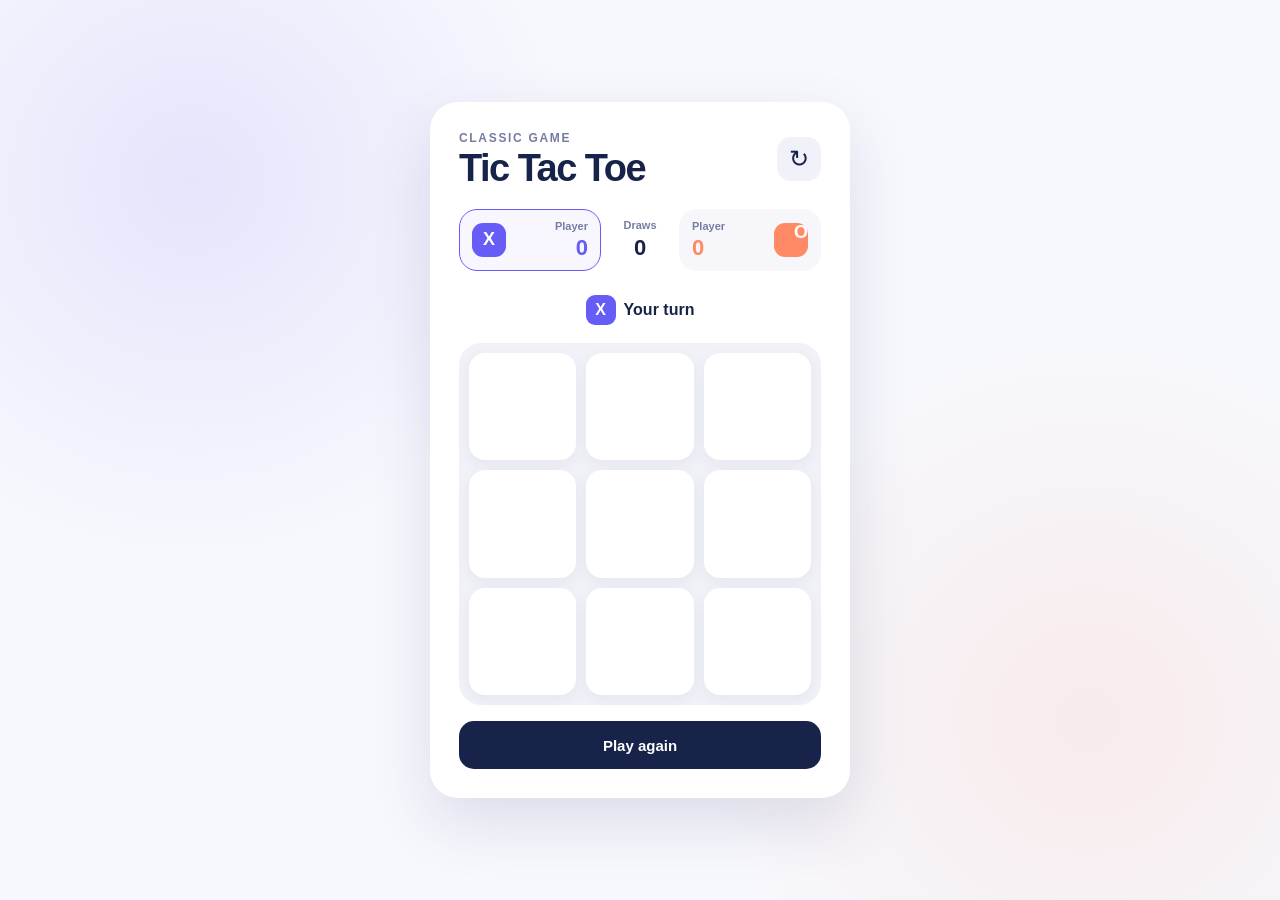
<file: index.html>
<!DOCTYPE html>
<html lang="en">
<head>
  <meta charset="UTF-8">
  <meta name="viewport" content="width=device-width, initial-scale=1.0">
  <title>Tic Tac Toe</title>
  <link rel="stylesheet" href="tictac.css">
</head>
<body>
  <main class="game">
    <header class="game-header">
      <div>
        <p class="eyebrow">Classic game</p>
        <h1>Tic Tac Toe</h1>
      </div>
      <button class="icon-button" id="newMatchBtn" type="button" aria-label="Start a new match" title="New match">
        <span aria-hidden="true">&#8635;</span>
      </button>
    </header>

    <section class="scoreboard" aria-label="Scoreboard">
      <div class="score score-x active" id="playerXScore">
        <span class="score-mark">X</span>
        <span>
          <small>Player</small>
          <strong id="scoreX">0</strong>
        </span>
      </div>
      <div class="draws">
        <small>Draws</small>
        <strong id="scoreDraw">0</strong>
      </div>
      <div class="score score-o" id="playerOScore">
        <span>
          <small>Player</small>
          <strong id="scoreO">0</strong>
        </span>
        <span class="score-mark">O</span>
      </div>
    </section>

    <div id="status" class="status" role="status" aria-live="polite">
      <span class="turn-mark">X</span>
      <span>Your turn</span>
    </div>

    <div class="board" id="board" role="grid" aria-label="Tic tac toe board"></div>

    <button id="resetBtn" class="reset-button" type="button">Play again</button>
  </main>
  <script src="tictac.js"></script>
</body>
</html>
</file>
<file: tictac.css>
:root {
  --ink: #18234a;
  --muted: #747da1;
  --paper: #ffffff;
  --x: #665cf6;
  --o: #ff8a65;
  --line: #edf0f7;
  --shadow: 0 24px 60px rgba(78, 83, 133, 0.16);
}

* {
  box-sizing: border-box;
}

body {
  min-height: 100vh;
  margin: 0;
  display: grid;
  place-items: center;
  padding: 24px;
  font-family: Inter, ui-rounded, "Segoe UI", Arial, sans-serif;
  color: var(--ink);
  background:
    radial-gradient(circle at 15% 20%, rgba(102, 92, 246, 0.12), transparent 24rem),
    radial-gradient(circle at 85% 80%, rgba(255, 138, 101, 0.12), transparent 24rem),
    #f7f8fd;
}

.game {
  width: min(420px, 100%);
  padding: 28px;
  border: 1px solid rgba(255, 255, 255, 0.8);
  border-radius: 28px;
  background: rgba(255, 255, 255, 0.94);
  box-shadow: var(--shadow);
  backdrop-filter: blur(12px);
}

.game-header {
  display: flex;
  align-items: center;
  justify-content: space-between;
  margin-bottom: 22px;
}

.eyebrow {
  margin: 0 0 4px;
  color: var(--muted);
  font-size: 12px;
  font-weight: 800;
  letter-spacing: 0.14em;
  text-transform: uppercase;
}

h1 {
  margin: 0;
  font-size: clamp(28px, 8vw, 38px);
  line-height: 1;
  letter-spacing: -0.04em;
}

.icon-button {
  width: 44px;
  height: 44px;
  border: 0;
  border-radius: 14px;
  color: var(--ink);
  background: #f1f2f9;
  font-size: 24px;
  cursor: pointer;
  transition: transform 0.18s, background 0.18s;
}

.icon-button:hover {
  background: #e8e9f5;
  transform: rotate(-15deg);
}

.scoreboard {
  display: grid;
  grid-template-columns: 1fr auto 1fr;
  align-items: center;
  gap: 10px;
  margin-bottom: 18px;
}

.score,
.draws {
  display: flex;
  align-items: center;
  min-height: 62px;
  border: 1px solid transparent;
  border-radius: 18px;
  transition: 0.2s;
}

.score {
  justify-content: space-between;
  padding: 8px 12px;
  background: #f7f7fb;
}

.score.active {
  border-color: currentColor;
  background: #f8f7ff;
}

.score-o.active {
  background: #fff7f4;
}

.score span:last-child,
.score-o span:first-child {
  display: flex;
  flex-direction: column;
  align-items: flex-end;
  line-height: 1.1;
}

.score-o span:first-child {
  align-items: flex-start;
}

.score small,
.draws small {
  color: var(--muted);
  font-size: 11px;
  font-weight: 700;
}

.score strong,
.draws strong {
  margin-top: 4px;
  font-size: 22px;
}

.score-mark {
  display: grid;
  width: 34px;
  height: 34px;
  place-items: center;
  border-radius: 11px;
  color: white;
  font-size: 18px;
  font-weight: 900;
}

.score-x {
  color: var(--x);
}

.score-x .score-mark {
  background: var(--x);
}

.score-o {
  color: var(--o);
}

.score-o .score-mark {
  background: var(--o);
}

.draws {
  width: 58px;
  flex-direction: column;
  justify-content: center;
  color: var(--ink);
}

.status {
  min-height: 42px;
  display: flex;
  align-items: center;
  justify-content: center;
  gap: 8px;
  margin-bottom: 12px;
  font-weight: 800;
}

.turn-mark {
  display: grid;
  width: 30px;
  height: 30px;
  place-items: center;
  border-radius: 9px;
  color: white;
  background: var(--x);
}

.turn-mark.o {
  background: var(--o);
}

.board {
  display: grid;
  grid-template-columns: repeat(3, 1fr);
  gap: 10px;
  aspect-ratio: 1;
  padding: 10px;
  border-radius: 22px;
  background: #f1f2f8;
}

.cell {
  aspect-ratio: 1;
  border: 0;
  border-radius: 16px;
  color: var(--x);
  background: white;
  box-shadow: 0 5px 14px rgba(91, 96, 137, 0.08);
  font: 900 clamp(42px, 13vw, 66px)/1 ui-rounded, "Segoe UI", Arial, sans-serif;
  cursor: pointer;
  transition: transform 0.16s, box-shadow 0.16s, background 0.16s;
}

.cell:not(.filled):hover {
  transform: translateY(-3px);
  box-shadow: 0 10px 18px rgba(91, 96, 137, 0.13);
}

.cell.o {
  color: var(--o);
}

.cell.filled {
  cursor: default;
  animation: pop 0.22s ease-out;
}

.cell.winner {
  color: white;
  background: var(--x);
  box-shadow: 0 8px 18px rgba(102, 92, 246, 0.28);
}

.cell.winner.o {
  background: var(--o);
  box-shadow: 0 8px 18px rgba(255, 138, 101, 0.28);
}

.reset-button {
  width: 100%;
  min-height: 48px;
  margin-top: 16px;
  border: 0;
  border-radius: 15px;
  color: white;
  background: var(--ink);
  font: 800 15px/1 "Segoe UI", Arial, sans-serif;
  cursor: pointer;
  transition: transform 0.16s, box-shadow 0.16s;
}

.reset-button:hover {
  transform: translateY(-2px);
  box-shadow: 0 10px 20px rgba(24, 34, 74, 0.18);
}

button:focus-visible,
.cell:focus-visible {
  outline: 3px solid #9fdbf3;
  outline-offset: 3px;
}

@keyframes pop {
  0% { transform: scale(0.72); }
  70% { transform: scale(1.08); }
  100% { transform: scale(1); }
}

@media (max-width: 440px) {
  body {
    padding: 12px;
  }

  .game {
    padding: 20px;
    border-radius: 22px;
  }

  .scoreboard {
    gap: 6px;
  }

  .score {
    padding: 7px 8px;
  }

  .draws {
    width: 48px;
  }
}

@media (prefers-reduced-motion: reduce) {
  *,
  *::before,
  *::after {
    scroll-behavior: auto !important;
    transition-duration: 0.01ms !important;
    animation-duration: 0.01ms !important;
  }
}

    animation-duration: 0.01ms !important;
  }
}
</file>
